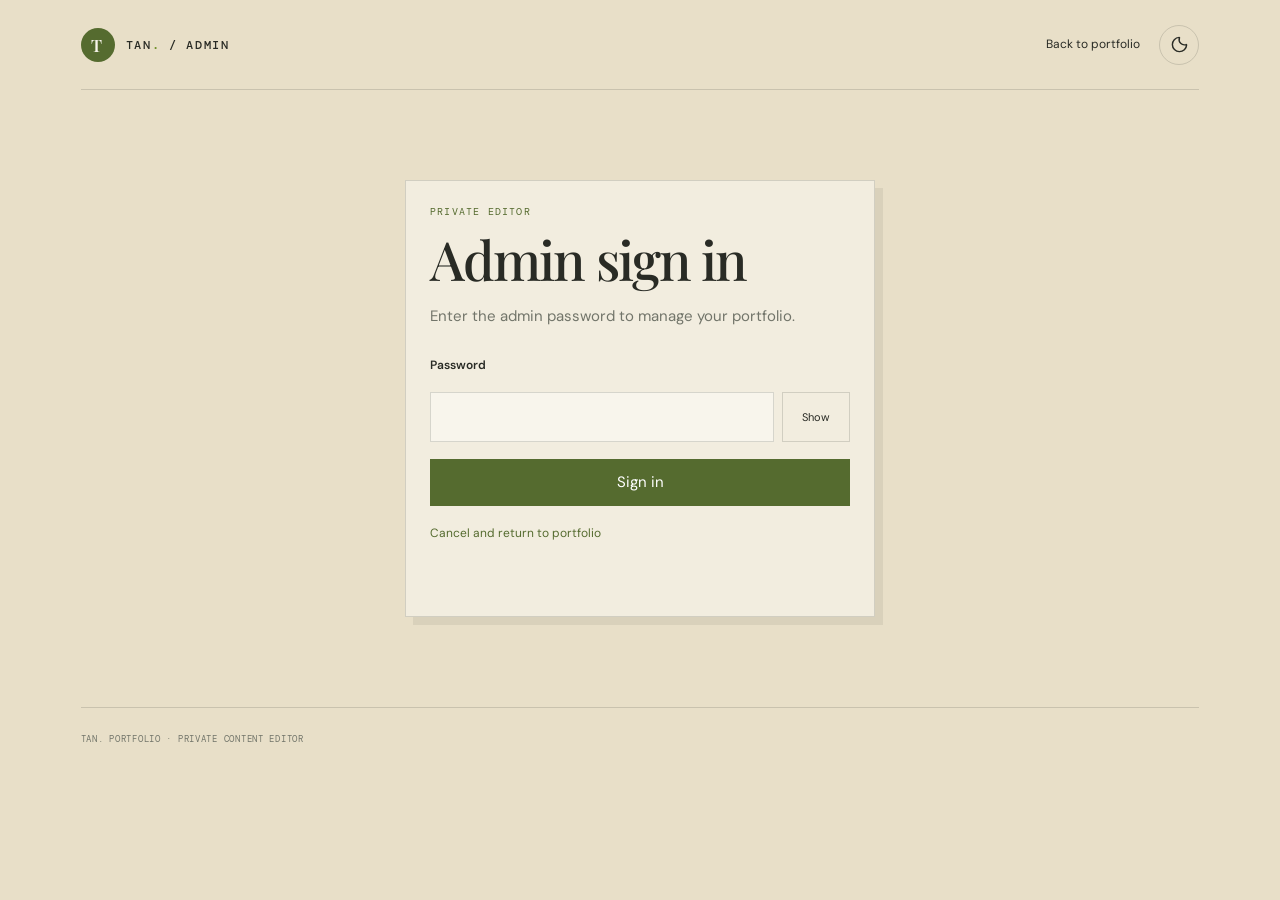
<file: admin/index.html>
﻿<!doctype html>
<html lang="en"><head><meta charset="utf-8"><meta name="viewport" content="width=device-width,initial-scale=1"><meta name="color-scheme" content="light dark"><title>Portfolio Admin</title><script>try{if(localStorage.getItem('portfolio-theme')==='dark')document.documentElement.dataset.theme='dark'}catch{}</script><link rel="stylesheet" href="/admin/admin.css"></head>
<body><main class="admin-shell"><header class="admin-topbar"><a href="/" class="brand"><span class="brand-mark">T</span><span>TAN<span class="brand-dot">.</span> / ADMIN</span></a><div class="topbar-tools"><a class="portfolio-link" href="/">Back to portfolio</a><button class="theme-toggle" id="themeToggle" type="button" aria-label="Switch theme" title="Switch theme" aria-pressed="false"><svg aria-hidden="true" viewBox="0 0 24 24" fill="none" stroke="currentColor" stroke-width="1.8" stroke-linecap="round" stroke-linejoin="round"><path d="M20.985 12.486a9 9 0 1 1-9.473-9.472c.405-.022.617.46.402.803a6.5 6.5 0 0 0 8.268 8.268c.344-.215.825-.003.803.401Z"/></svg></button></div></header>
<section id="loginPanel" class="panel login"><p class="eyebrow">PRIVATE EDITOR</p><h1>Admin sign in</h1><p>Enter the admin password to manage your portfolio.</p><form id="loginForm"><label for="password">Password</label><div class="password-wrap"><input id="password" type="password" autocomplete="current-password" required><button id="togglePassword" type="button" aria-label="Show password" aria-pressed="false">Show</button></div><button class="primary">Sign in</button></form><a id="cancelLogin" class="cancel-link" href="/">Cancel and return to portfolio</a><p id="loginMessage" role="status"></p></section>
<section id="editorPanel" hidden><div class="welcome"><div><p class="eyebrow">CONTENT MANAGEMENT</p><h1>Portfolio editor</h1><p>Make changes here, save a private draft, then preview or publish them.</p></div><div class="welcome-tools"><span id="saveState" aria-live="polite">Loadingâ€¦</span><button id="logout">Log out</button></div></div>
<div class="overview" id="overview"><article><span>Published projects</span><strong id="statProjects">0</strong><button data-jump="projects">Manage projects</button></article><article><span>Experience entries</span><strong id="statExperience">0</strong><button data-jump="experience">Manage experience</button></article><article><span>OJT reports</span><strong id="statOjt">0</strong><button data-jump="ojt">Manage OJT</button></article><article><span>Skills</span><strong id="statSkills">0</strong><button data-jump="skills">Manage skills</button></article><article><span>Certificates</span><strong id="statCertificates">0</strong><button data-jump="certificates">Manage certificates</button></article><article><span>Gallery items</span><strong id="statGallery">0</strong><button data-jump="gallery">Manage gallery</button></article><article><span>Draft items</span><strong id="statDrafts">0</strong><button id="showDrafts">Review drafts</button></article></div>
<div class="editor-grid"><aside class="panel sidebar"><strong>CONTENT</strong><button id="sidebarToggle" class="sidebar-toggle" type="button" aria-expanded="false" aria-controls="sections">Sections <span aria-hidden="true">☰</span></button><nav id="sections"><button class="selected" data-section="overview">Dashboard</button><button data-section="home">Profile</button><button data-section="about">About</button><button data-section="skills">Skills</button><button data-section="experience">Experience</button><button data-section="ojt">OJT Progress</button><button data-section="projects">Projects</button><button data-section="certificates">Certificates</button><button data-section="gallery">Gallery</button><button data-section="contact">Contact</button><button data-section="settings">Website Settings</button><button data-section="security">Security Settings</button><a class="sidebar-link" href="/?publicPreview=1" target="_blank" rel="noreferrer">Preview Website ↗</a></nav><hr><p>Use the labeled fields to manage content. List entries can be reordered with the arrow buttons.</p></aside>
<section class="panel editor"><div id="overviewPanel"><p class="eyebrow">WORKSPACE</p><h2>Manage your portfolio</h2><p>Your editor connects to Supabase once the project setup is complete.</p><p class="dashboard-links"><a href="/" target="_blank" rel="noreferrer">Open public portfolio ↗</a><a href="/?publicPreview=1" target="_blank" rel="noreferrer">Preview published site ↗</a></p><p id="recentUpdate" class="recent-update">Loading last updateâ€¦</p></div><div id="sectionPanel" hidden><div class="editor-head"><div><p class="eyebrow" id="sectionLabel">HOME</p><h2 id="sectionTitle">Home page</h2></div><span id="dirty" hidden>Unsaved changes</span></div><div id="formFields"></div><div id="entries"></div><button id="addEntry" class="add-entry" hidden>Add entry</button><div class="upload"><label for="fileUpload">Upload an image or PDF <small>(JPG, PNG, WebP, GIF, PDF Â· up to 4 MB)</small></label><input id="fileUpload" type="file" accept="image/jpeg,image/png,image/webp,image/gif,application/pdf"><div id="uploadPreview"></div><output id="uploadResult"></output></div><div class="actions"><button id="discardChanges" type="button" disabled>Cancel edits</button><button id="preview">Preview changes</button><button id="saveDraft">Save draft</button><button id="publish" class="primary">Publish changes</button></div></div><p id="message" role="status"></p></section></div></section><footer class="admin-footer">TAN. PORTFOLIO · PRIVATE CONTENT EDITOR</footer></main><script src="/admin/admin.js" defer></script><script src="/admin/admin-theme.js" defer></script></body></html>
</file>
<file: admin/admin.css>
@import url('../style.css');

:root{--admin-surface:#f8f5ec;--admin-surface-soft:rgba(248,245,236,.65);--admin-shadow:rgba(41,43,37,.08);--admin-danger:#9a493d}
:root[data-theme="dark"]{--olive:#9cac70;--olive2:#afc977;--brown:#d6ad89;--ink:#e9e4d6;--muted:#b5b2a4;--paper:#22251f;--white:#292d25;--line:rgba(232,223,200,.18);--admin-surface:#2c3028;--admin-surface-soft:rgba(248,245,236,.035);--admin-shadow:rgba(0,0,0,.22);--admin-danger:#e28d7d}
html{min-height:100%;scroll-behavior:smooth}body{min-height:100vh;background:var(--paper);color:var(--ink);font:15px/1.7 var(--sans);transition:background .2s,color .2s}button,input,textarea,select{font:inherit}button{border:1px solid var(--line);background:transparent;color:var(--ink);border-radius:0;padding:10px 15px;cursor:pointer;transition:background .2s,color .2s,border-color .2s,transform .2s}button:hover{border-color:var(--olive);transform:translateY(-1px)}button:focus-visible,a:focus-visible,input:focus-visible,textarea:focus-visible,select:focus-visible{outline:2px solid var(--olive2);outline-offset:2px}.admin-shell{width:min(1440px,100%);margin:0 auto;padding:0 6.3% 64px}.admin-topbar{min-height:90px;display:flex;align-items:center;justify-content:space-between;gap:18px;border-bottom:1px solid var(--line)}.brand{display:flex;align-items:center;gap:11px;color:var(--ink);text-decoration:none;font:500 12px var(--mono);letter-spacing:.14em;white-space:nowrap}.brand-mark{display:grid;place-items:center;width:34px;height:34px;border-radius:50%;background:var(--olive);color:var(--white);font:600 17px var(--serif)}.brand-dot{color:var(--olive2)}.topbar-tools{display:flex;align-items:center;gap:8px}.theme-toggle{width:40px;height:40px;display:grid;place-items:center;padding:9px;border-radius:50%}.theme-toggle svg{width:19px;height:19px}.portfolio-link{font-size:12px;color:var(--ink);text-decoration:none;padding:8px 11px}.portfolio-link:hover{background:var(--ink);color:var(--white)}.panel{background:var(--admin-surface-soft);border:1px solid var(--line);padding:24px;box-shadow:8px 8px 0 var(--admin-shadow)}.login{max-width:470px;margin:clamp(55px,10vh,110px) auto}.eyebrow{font:10px var(--mono);letter-spacing:.12em;color:var(--olive);margin:0 0 12px}.login h1,.welcome h1{font:500 clamp(34px,5vw,54px)/1.1 var(--serif);letter-spacing:-.035em;margin:0 0 14px}.login>p:not(.eyebrow),.welcome p:not(.eyebrow),.sidebar p,.hint,.recent-update{color:var(--muted)}.login form{display:grid;gap:17px;margin-top:25px}.login label,.field{display:grid;gap:7px}.login label{font-size:12px;font-weight:600}.login input,.field input:not([type=checkbox]),.field select,.field textarea,.upload input{width:100%;min-width:0;border:1px solid var(--line);border-radius:0;background:var(--admin-surface);color:var(--ink);padding:11px 12px}.field textarea{resize:vertical;min-height:90px}.field input:focus,.field textarea:focus,.field select:focus,.login input:focus{border-color:var(--olive);outline:1px solid var(--olive)}.primary{background:var(--olive);border-color:var(--olive);color:#fff}.primary:hover{background:#435526;border-color:#435526}.cancel-link{display:inline-block;margin-top:17px;color:var(--olive);font-size:12px;text-decoration:none}.cancel-link:hover{text-decoration:underline}#loginMessage,#message{min-height:20px;color:var(--admin-danger);font-size:13px;overflow-wrap:anywhere}.welcome{display:flex;align-items:flex-end;justify-content:space-between;gap:20px;padding:54px 0 25px}.welcome p:not(.eyebrow){margin:0}.welcome-tools{display:flex;align-items:center;gap:12px;flex-wrap:wrap}.welcome-tools button{font-size:12px}.welcome-tools #saveState{font:10px var(--mono);color:var(--muted)}.overview{display:grid;grid-template-columns:repeat(3,minmax(0,1fr));gap:14px;margin-bottom:20px}.overview article{background:var(--admin-surface-soft);border:1px solid var(--line);padding:18px;display:grid;justify-items:start;gap:7px;min-width:0}.overview article span{font:9px var(--mono);letter-spacing:.1em;color:var(--muted);text-transform:uppercase}.overview article strong{font:500 34px var(--serif);color:var(--olive)}.overview article button{font-size:11px;padding:7px 9px}.editor-grid{display:grid;grid-template-columns:225px minmax(0,1fr);align-items:start;gap:18px}.sidebar{position:sticky;top:16px;padding:20px}.sidebar>strong{font:10px var(--mono);letter-spacing:.12em;color:var(--muted)}.sidebar nav{display:grid;gap:3px;margin:12px 0 18px}.sidebar nav button{width:100%;text-align:left;border:0;padding:9px 10px;font-size:12px;color:var(--muted)}.sidebar nav button:hover,.sidebar nav button.selected{background:var(--ink);color:var(--white);transform:none}.sidebar hr{border:0;border-top:1px solid var(--line)}.sidebar p{font-size:11px;line-height:1.6}.editor{min-width:0;min-height:430px}.editor-head{display:flex;align-items:flex-end;justify-content:space-between;gap:14px;padding-bottom:19px;border-bottom:1px solid var(--line);margin-bottom:18px}.editor-head .eyebrow{margin-bottom:6px}.editor-head h2{font:500 clamp(25px,3vw,34px)/1.15 var(--serif);margin:0}#dirty{font:10px var(--mono);color:var(--brown);white-space:nowrap}.field-grid{display:grid;grid-template-columns:repeat(2,minmax(0,1fr));gap:2px 16px}.field{align-content:start;margin:8px 0 12px}.field>span{font:10px var(--mono);letter-spacing:.06em;color:var(--muted)}.field textarea{font:13px/1.55 var(--sans);tab-size:1}.field textarea:invalid{border-color:var(--admin-danger)}.field input[type=checkbox]{width:19px;height:19px;accent-color:var(--olive)}.entry-card{background:var(--admin-surface-soft);border:1px solid var(--line);padding:18px;margin:15px 0}.entry-head{display:flex;align-items:center;justify-content:space-between;gap:12px}.entry-head>strong{font:600 18px var(--serif);overflow-wrap:anywhere}.entry-controls{display:flex;gap:5px;flex-wrap:wrap}.small-button{padding:6px 9px;font-size:11px}.small-button:disabled{opacity:.4;cursor:default}.danger{color:var(--admin-danger)}.entry-status{display:inline-block;margin-top:9px;padding:3px 8px;border:1px solid var(--line);font:9px var(--mono);letter-spacing:.06em;text-transform:uppercase}.entry-status.is-draft{color:var(--brown)}.entry-status.is-published{color:var(--olive)}.add-entry{margin:12px 0;border-style:dashed;color:var(--olive);font-size:12px}.upload{border-top:1px solid var(--line);margin-top:22px;padding-top:18px}.upload label{font-size:12px;font-weight:600}.upload small{display:block;color:var(--muted);font-size:10px;font-weight:400}.upload input{margin-top:8px}.upload output{display:block;margin-top:8px;font:11px var(--mono);color:var(--olive);overflow-wrap:anywhere}.upload-preview-image{display:block;max-width:min(100%,280px);max-height:190px;object-fit:contain;border:1px solid var(--line);padding:5px;margin:12px 0}.actions{display:flex;justify-content:flex-end;flex-wrap:wrap;gap:8px;border-top:1px solid var(--line);margin-top:22px;padding-top:18px}.actions button{font-size:11px}.recent-update{font-size:12px}.hint code{background:var(--admin-surface);padding:2px 5px}.admin-footer{padding:25px 0;border-top:1px solid var(--line);margin-top:32px;font:9px var(--mono);letter-spacing:.08em;color:var(--muted)}
@media(max-width:900px){.admin-shell{padding-inline:4%}.editor-grid{grid-template-columns:190px minmax(0,1fr)}.overview{grid-template-columns:repeat(2,minmax(0,1fr))}.sidebar{padding:15px}}
@media(max-width:650px){.admin-shell{padding:0 6% 40px}.admin-topbar{min-height:74px}.welcome{align-items:flex-start;flex-direction:column;padding:38px 0 20px}.welcome-tools{width:100%;justify-content:space-between}.editor-grid{grid-template-columns:1fr}.sidebar{position:static;padding:14px}.sidebar nav{grid-template-columns:repeat(2,minmax(0,1fr))}.sidebar>strong{display:block}.sidebar hr,.sidebar p{display:none}.panel{padding:17px}.field-grid{grid-template-columns:1fr}.overview{gap:8px}.overview article{padding:12px}.overview article strong{font-size:29px}.entry-head{align-items:flex-start;flex-direction:column}.entry-controls{width:100%}.actions{display:grid;grid-template-columns:1fr 1fr}.actions #publish{grid-column:1/-1}.actions button{min-height:44px}.portfolio-link{font-size:11px;padding:8px}.editor-head{align-items:flex-start}}
@media(max-width:380px){.overview{grid-template-columns:1fr 1fr}.brand{font-size:10px}.theme-toggle{width:36px;height:36px}.portfolio-link{padding-inline:6px}}
@media(prefers-reduced-motion:reduce){*,*::before,*::after{scroll-behavior:auto!important;transition:none!important;animation:none!important}}
.password-wrap{display:flex;gap:8px}.password-wrap input{flex:1;min-width:0}.password-wrap button{min-width:68px;font-size:11px}.entry-visibility{display:flex;align-items:center;gap:8px;width:max-content;margin-top:9px;font-size:11px;color:var(--muted);cursor:pointer}.entry-visibility input{width:17px;height:17px;accent-color:var(--olive)}.dashboard-links{display:flex;gap:16px;flex-wrap:wrap;margin:18px 0}.dashboard-links a{color:var(--olive);font-size:12px;text-decoration:none}.dashboard-links a:hover{text-decoration:underline}
.sidebar-link{display:block;padding:9px 10px;color:var(--olive);font-size:12px;text-decoration:none}.sidebar-link:hover{text-decoration:underline}.security-note{border-left:3px solid var(--olive);background:var(--admin-surface-soft);padding:16px 18px;margin-top:10px}.security-note p{margin:0 0 12px;color:var(--muted);font-size:13px}.security-note p:last-child{margin-bottom:0}
.sidebar-toggle{display:none}
@media(max-width:650px){.sidebar-toggle{display:flex;align-items:center;justify-content:space-between;width:100%;margin-top:10px;text-align:left;font-size:12px}.sidebar nav{display:none}.sidebar nav.is-open{display:grid}}
</file>
